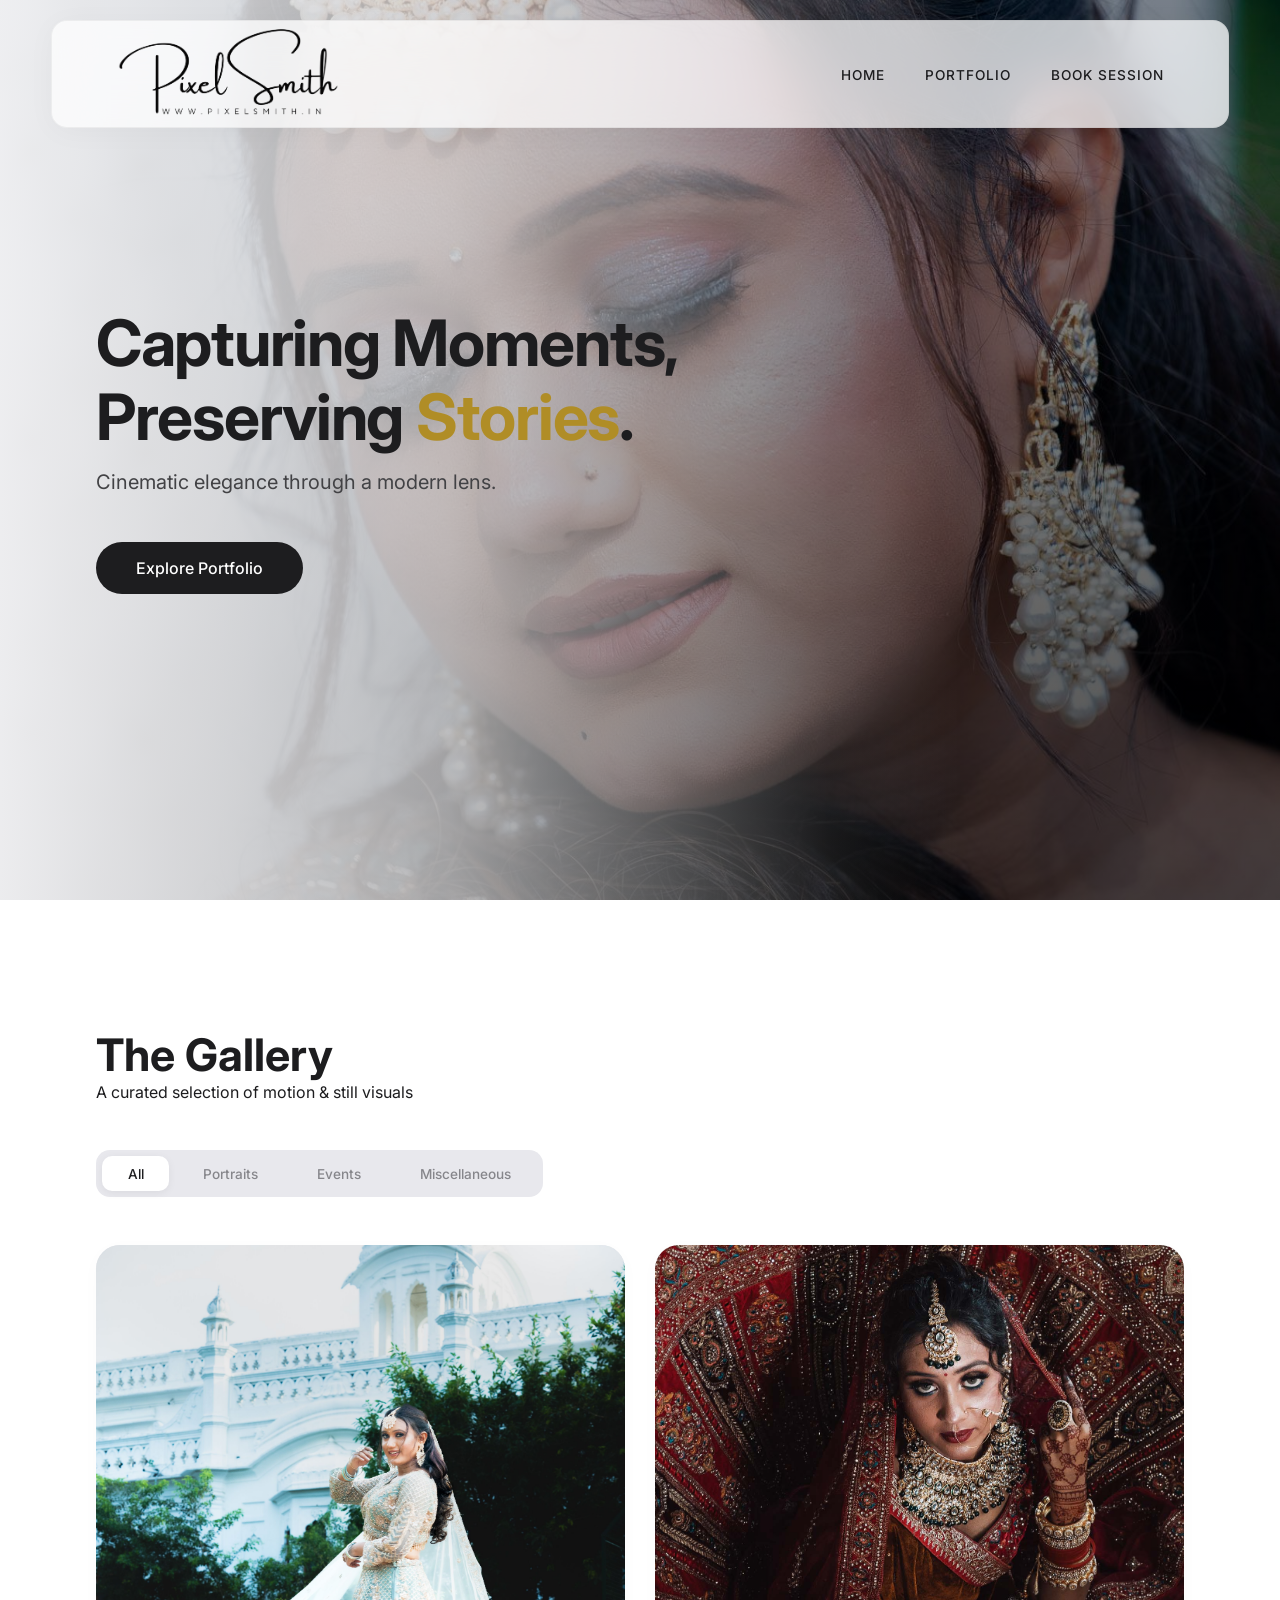
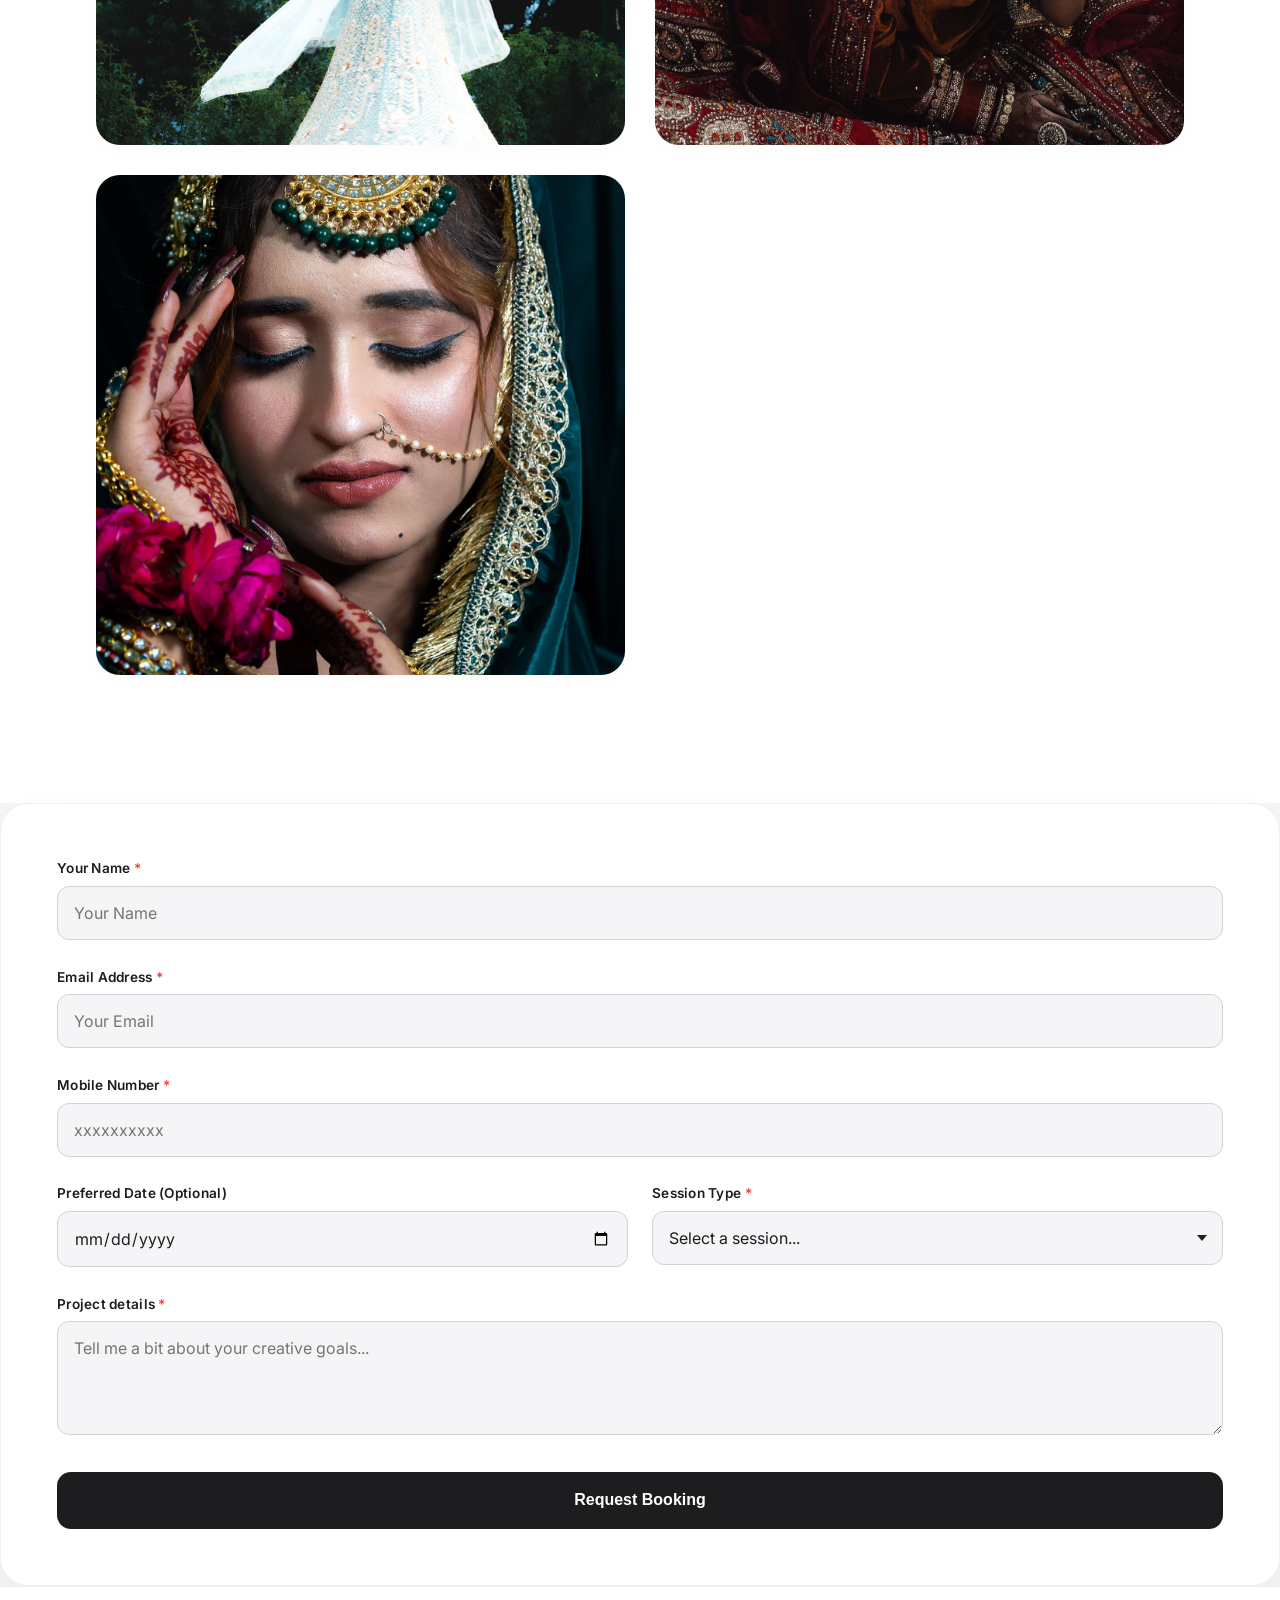
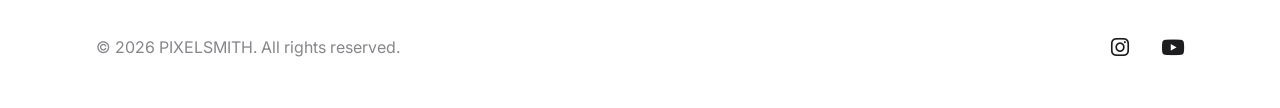
<file: index.html>
<!DOCTYPE html>
<html lang="en">
<head>
    <meta charset="UTF-8">
    <meta name="viewport" content="width=device-width, initial-scale=1.0">
    <title>Pixelsmith | Photography & Cinematography</title>
    <link rel="stylesheet" href="style.css">
    <link rel="stylesheet" href="https://cdnjs.cloudflare.com/ajax/libs/font-awesome/6.4.0/css/all.min.css">
</head>
<body>

    <!-- Modern Glassmorphic Navigation -->
    <nav class="navbar">
    <div class="logo">
        <a href="#home">
            <img src="asset/logod.png" alt="PixelSmith Signature">
        </a>
    </div>
    <ul class="nav-links">
        <li><a href="#home">Home</a></li>
        <li><a href="#gallery">Portfolio</a></li>                             
        <li><a href="#booking">Book Session</a></li>
    </ul>
</nav>

    <!-- Hero Section with Background Slideshow -->
    <section id="home" class="hero">
        <div class="slideshow-container">
            <!-- Placeholders for your best shots (Fades seamlessly) -->
            <div class="slide active" style="background-image: linear-gradient(rgba(0,0,0,0.4), rgba(0,0,0,0.7)), url('asset/portraits/Project1/11.jpg');"></div>
            <div class="slide" style="background-image: linear-gradient(rgba(0,0,0,0.4), rgba(0,0,0,0.7)), url('asset/portraits/Project2/11.jpg');"></div>
            <div class="slide" style="background-image: linear-gradient(rgba(0,0,0,0.4), rgba(0,0,0,0.7)), url('asset/portraits/Project1/1.jpg');"></div>
            <div class="slide" style="background-image: linear-gradient(rgba(0,0,0,0.4), rgba(0,0,0,0.7)), url('asset/portraits/Project3/4.jpg');"></div>
            <div class="slide" style="background-image: linear-gradient(rgba(0,0,0,0.4), rgba(0,0,0,0.7)), url('asset/portraits/Project3/5.jpg');"></div>
            <div class="slide" style="background-image: linear-gradient(rgba(0,0,0,0.4), rgba(0,0,0,0.7)), url('asset/portraits/Project4/8.jpg');"></div>
            <div class="slide" style="background-image: linear-gradient(rgba(0,0,0,0.4), rgba(0,0,0,0.7)), url('asset/portraits/Project3/4.jpg');"></div>
        </div>

        <div class="hero-content">
            <h1>Capturing Moments,<br>Preserving <span>Stories</span>.</h1>
            <p>Cinematic elegance through a modern lens.</p>
            <a href="#gallery" class="btn btn-ios">Explore Portfolio</a>
        </div>
    </section>

    <!-- Gallery Section -->
    <section id="gallery" class="gallery-section">
        <div class="section-title">
            <h2>The Gallery</h2>
            <p>A curated selection of motion & still visuals</p>
        </div>
        
        <div class="gallery-filters">
            <span class="filter-btn active" data-filter="all">All</span>
            <span class="filter-btn" data-filter="portraits">Portraits</span>
            <span class="filter-btn" data-filter="events">Events</span>
            <span class="filter-btn" data-filter="misc">Miscellaneous</span>
        </div>

        <div class="gallery-grid">
    
         <a href="Project.html" class="gallery-item portraits">
            <div class="gallery-slideshow">
                <div class="mini-slide active" style="background-image: url('asset/portraits/Project1/1.jpg');"></div>
                <div class="mini-slide" style="background-image: url('asset/portraits/Project1/3.jpg');"></div>
                <div class="mini-slide" style="background-image: url('asset/portraits/Project1/12.jpg');"></div>
            </div>
            <div class="overlay">
                <span>View All Portraits <i class="fas fa-arrow-right" style="margin-left: 8px;"></i></span>
            </div>
        </a>    

        <!-- Project 2 Link -->
        <a href="Project.html" class="gallery-item portraits">
            <div class="gallery-slideshow">
                <div class="mini-slide active" style="background-image: url('asset/portraits/Project2/2.jpg');"></div>
                <div class="mini-slide" style="background-image: url('asset/portraits/Project2/7.jpg');"></div>
                <div class="mini-slide" style="background-image: url('asset/portraits/Project2/15.jpg');"></div>
            </div>
            <div class="overlay">
                <span>View All Portraits <i class="fas fa-arrow-right" style="margin-left: 8px;"></i></span>
            </div>
        </a>  

         <!-- Project 3 Link -->
        <a href="Project.html" class="gallery-item portraits">
            <div class="gallery-slideshow">
                <div class="mini-slide active" style="background-image: url('asset/portraits/Project3/1.jpg');"></div>
                <div class="mini-slide" style="background-image: url('asset/portraits/Project3/4.jpg');"></div>
                <div class="mini-slide" style="background-image: url('asset/portraits/Project3/2.jpg');"></div>
            </div>
            <div class="overlay">
                <span>View All Portraits <i class="fas fa-arrow-right" style="margin-left: 8px;"></i></span>
            </div>
        </a>  

    <!-- Add additional anchors formatted identically pointing to your future separate files... -->
         </div>
    </section>

    <div id="booking" class="booking-card">
    <form id="appointment-form" class="booking-form">
        <!-- Name Field: Mandatory -->
        <div class="form-group">
            <label for="name">Your Name</label>
            <input type="text" id="name" required placeholder="Your Name">
        </div>
        
        <!-- Email Field: Mandatory + Restricts to correct format -->
        <div class="form-group">
            <label for="email">Email Address</label>
            <input type="email" id="email" required placeholder="Your Email">
        </div>

        <!-- Mobile Number Field: Mandatory + Restricts to exactly 10 digits -->
        <div class="form-group">
            <label for="mobile">Mobile Number</label>
            <input type="tel" id="mobile" required placeholder="xxxxxxxxxx" pattern="[0-9]{10}" title="Please enter a valid 10-digit mobile number">
        </div>

        <div class="form-row">
            <!-- Date Field: OPTIONAL (Excluded from mandatory condition) -->
            <div class="form-group">
                <label for="date">Preferred Date (Optional)</label>
                <input type="date" id="date">
            </div>
            
            <!-- Session Type Dropdown: Mandatory -->
            <div class="form-group">
                <label for="session-type">Session Type</label>
                <select id="session-type" required>
                    <option value="" disabled selected>Select a session...</option>
                    <option value="portrait">Portrait Session</option>
                    <option value="cinematic">Cinematic Videography</option>
                    <option value="event">Event/Wedding</option>
                    <option value="commercial">Commercial/Brand</option>
                </select>
            </div>
        </div>

        <!-- Project Details: Mandatory -->
        <div class="form-group">
            <label for="notes">Project details</label>
            <textarea id="notes" rows="4" required placeholder="Tell me a bit about your creative goals..."></textarea>
        </div>

        <button type="submit" class="btn-ios-submit">Request Booking</button>
    </form>
</div>

    <!-- Footer -->
    <footer>
        <p>&copy; 2026 PIXELSMITH. All rights reserved.</p>
        <div class="social-icons">
            <a href="https://www.instagram.com/pixelsmith.in/"><i class="fab fa-instagram"></i></a>
            <a href="#"><i class="fab fa-youtube"></i></a>
        </div>
    </footer>

    <script src="script.js"></script>
</body>
</html>
</file>
<file: style.css>
@import url('https://fonts.googleapis.com/css2?family=Inter:wght@300;400;500;600&family=SF+Pro+Display:wght@400;600;700&display=swap');

:root {
    --bg-light: #f5f5f7;        /* Crisp iOS backdrop */
    --bg-card: #ffffff;         /* Card panels */
    --accent: #b08d26;          /* Deep rich gold contrast for light mode */
    --glass-bg: rgba(255, 255, 255, 0.65);
    --glass-border: rgba(0, 0, 0, 0.06);
    --text-main: #1d1d1f;       /* Deep Apple dark charcoal text */
    --text-muted: #86868b;     /* Mid gray for captions */
    --input-border: #d2d2d7;    /* Subtle borders */
    --ios-easing: cubic-bezier(0.25, 1, 0.5, 1);
}

* {
    margin: 0;
    padding: 0;
    box-sizing: border-box;
    scroll-behavior: smooth;
}

body {
    background-color: var(--bg-light);
    color: var(--text-main);
    font-family: 'SF Pro Display', 'Inter', -apple-system, sans-serif;
    overflow-x: hidden;
}

/* --- Light Mode Navigation --- */
.navbar {
    display: flex;
    justify-content: space-between;
    align-items: center;
    padding: 0.8rem 4rem; /* Tightened height padding for a sleeker bar */
    position: fixed;
    width: 92%;
    top: 20px;
    left: 4%;
    z-index: 1000;
    background: rgba(255, 255, 255, 0.75); /* Elevated opacity slightly for signature legibility */
    backdrop-filter: blur(25px) saturate(180%);
    -webkit-backdrop-filter: blur(25px) saturate(180%);
    border: 1px solid rgba(0, 0, 0, 0.05);
    border-radius: 16px;
    box-shadow: 0 4px 30px rgba(0, 0, 0, 0.03);
}


.nav-links {
    display: flex;
    list-style: none;
    gap: 2.5rem;
}

.nav-links a {
    color: var(--text-main);
    text-decoration: none;
    font-size: 0.85rem;
    font-weight: 500;
    letter-spacing: 1px;
    text-transform: uppercase;
    transition: color 0.3s;
}

.nav-links a:hover {
    color: var(--accent);
}

/* --- Hero Section Slideshow (With Light Shield) --- */
.hero {
    height: 100vh;
    display: flex;
    align-items: center;
    padding-left: 6rem;
    position: relative;
    overflow: hidden;
}

.slideshow-container {
    position: absolute;
    top: 0; left: 0;
    width: 100%; height: 100%;
    z-index: 1;
}

.slide {
    position: absolute;
    top: 0; left: 0;
    width: 100%; height: 100%;
    background-size: cover;
    background-position: center;
    opacity: 0;
    transform: scale(1.05);
    transition: opacity 1.8s ease-in-out, transform 8s linear;
}

/* A clean, bright semi-transparent overlay to ensure readability over shots */
.slide::after {
    content: '';
    position: absolute;
    top: 0; 
    left: 0; 
    width: 100%; 
    height: 100%;
    /* Strong tint on the left for text, completely clear by 75% width */
    background: linear-gradient(
        to right, 
        rgba(245, 245, 247, 0.95) 0%, 
        rgba(245, 245, 247, 0.65) 35%, 
        rgba(245, 245, 247, 0.1) 65%, 
        rgba(245, 245, 247, 0) 75%
    );
}

.slide.active {
    opacity: 1;
    transform: scale(1);
}

.hero-content {
    z-index: 2;
    max-width: 700px;
}

.hero-content h1 {
    font-size: 4rem;
    font-weight: 700;
    line-height: 1.15;
    margin-bottom: 1rem;
    letter-spacing: -0.02em;
}

.hero-content h1 span {
    color: var(--accent);
}

.hero-content p {
    color: #424245;
    font-size: 1.25rem;
    margin-bottom: 3rem;
}

.btn-ios {
    display: inline-block;
    padding: 1rem 2.5rem;
    background: var(--text-main);
    color: var(--bg-card);
    text-decoration: none;
    border-radius: 30px;
    font-weight: 500;
    transition: transform 0.4s var(--ios-easing), background-color 0.4s;
}

.btn-ios:hover {
    transform: scale(1.03) translateY(-2px);
    background: #424245;
}

/* --- Gallery Portfolio Section --- */
.gallery-section {
    padding: 8rem 6rem;
    background: var(--bg-card);
}

.section-title h2 {
    font-size: 2.8rem;
    font-weight: 700;
}

.gallery-filters {
    display: flex;
    margin: 3rem 0;
    gap: 0.5rem;
    background: #e8e8ed;
    padding: 6px;
    border-radius: 14px;
    width: max-content;
}

.filter-btn {
    cursor: pointer;
    padding: 0.6rem 1.6rem;
    font-size: 0.85rem;
    font-weight: 500;
    border-radius: 10px;
    color: var(--text-muted);
    transition: all 0.3s var(--ios-easing);
}

.filter-btn.active, .filter-btn:hover {
    background: var(--bg-card);
    color: var(--text-main);
    box-shadow: 0 2px 8px rgba(0,0,0,0.06);
}

.gallery-grid {
    display: grid;
    grid-template-columns: repeat(auto-fill, minmax(380px, 1fr));
    grid-gap: 30px;
}

.gallery-item {
    position: relative;
    border-radius: 24px;
    overflow: hidden;
    height: 500px;
    background: #e8e8ed;
    box-shadow: 0 4px 20px rgba(0,0,0,0.02);
}

.gallery-item img {
    width: 100%; height: 100%;
    object-fit: cover;
}

.gallery-item .overlay {
    position: absolute;
    bottom: 0; left: 0; width: 100%; height: 100%;
    background: linear-gradient(to top, rgba(0,0,0,0.6) 0%, transparent 50%);
    opacity: 0;
    display: flex;
    align-items: flex-end;
    padding: 2.5rem;
    transition: opacity 0.4s ease;
}

.gallery-item:hover .overlay {
    opacity: 1;
}

.gallery-item .overlay span {
    color: #fff;
    font-weight: 500;
}

/* --- Booking Section (FIXED LABELS AND INPUTS COLLAPSE FROM image_3273df.png) --- */
.booking-section {
    padding: 8rem 6rem;
    display: flex;
    justify-content: center;
    align-items: center;
    background: var(--bg-light);
}

.booking-container {
    max-width: 1200px;
    width: 100%;
    margin: 0 auto;
    display: grid;
    grid-template-columns: 1fr 1.2fr;
    gap: 5rem;
    align-items: center;
}

.booking-info h2 {
    font-size: 3rem;
    font-weight: 700;
    line-height: 1.2;
    margin-bottom: 2rem;
}

.booking-info p {
    color: var(--text-muted);
    line-height: 1.6;
    margin-bottom: 2.5rem;
}

.contact-details p {
    margin-bottom: 1rem;
    font-size: 1.1rem;
}

.contact-details i {
    color: var(--accent);
    margin-right: 12px;
}

/* Form Container Repair */
.booking-card {
    background: var(--bg-card);
    border: 1px solid var(--glass-border);
    padding: 3.5rem;
    border-radius: 28px;
    box-shadow: 0 20px 50px rgba(0, 0, 0, 0.04);
    width: 100%;
}

.booking-form {
    display: flex;
    flex-direction: column;
    gap: 1.8rem; /* Uniform spacing */
}

/* Enforcing clear stack to fix alignment crash */
.form-group {
    display: flex;
    flex-direction: column;
    align-items: flex-start;
    width: 100%;
    gap: 0.6rem; 
}

.form-row {
    display: grid;
    grid-template-columns: 1fr 1fr;
    gap: 1.5rem;
    width: 100%;
}

label {
    font-size: 0.85rem;
    font-weight: 600;
    letter-spacing: 0.02em;
    color: var(--text-main);
}

/* Layout repair blocks making fields expand fully instead of shrinking to text scale */
input, select, textarea {
    width: 100%; 
    background: #f5f5f7;
    border: 1px solid var(--input-border);
    border-radius: 12px;
    padding: 1rem;
    color: var(--text-main);
    font-family: inherit;
    font-size: 1rem;
    transition: all 0.3s;
    appearance: none; /* Modern resets for dropdown boxes */
    -webkit-appearance: none;
}

select {
    background-image: url("data:image/svg+xml;utf8,<svg xmlns='http://www.w3.org/2000/svg' width='10' height='6' viewBox='0 0 10 6'><path fill='%231d1d1f' d='M0 0h10L5 6z'/></svg>");
    background-repeat: no-repeat;
    background-position: right 15px center;
    padding-right: 40px;
}

input:focus, select:focus, textarea:focus {
    outline: none;
    background: var(--bg-card);
    border-color: var(--text-main);
    box-shadow: 0 0 0 4px rgba(0,0,0,0.04);
}

.btn-ios-submit {
    width: 100%;
    background: var(--text-main);
    color: var(--bg-card);
    font-weight: 600;
    border: none;
    border-radius: 14px;
    padding: 1.2rem;
    cursor: pointer;
    font-size: 1rem;
    transition: background-color 0.3s;
    margin-top: 0.5rem;
}

.btn-ios-submit:hover {
    background: #424245;
}

/* --- Footer --- */
footer {
    padding: 3rem 6rem;
    display: flex;
    justify-content: space-between;
    align-items: center;
    background: var(--bg-card);
    border-top: 1px solid var(--glass-border);
}

footer p {
    color: var(--text-muted);
}

.social-icons {
    display: flex;
    gap: 2rem;
}

.social-icons a {
    color: var(--text-main);
    font-size: 1.3rem;
    transition: color 0.3s;
}

.social-icons a:hover {
    color: var(--accent);
}

@media (max-width: 768px) {
    .navbar { width: 94%; left: 3%; padding: 1rem; }
    .hero { padding-left: 2rem; }
    .hero-content h1 { font-size: 2.8rem; }
    .gallery-section, .booking-section { padding: 4rem 2rem; }
    .booking-container { grid-template-columns: 1fr; gap: 3rem; }
    .form-row { grid-template-columns: 1fr; gap: 1.8rem; }
    footer { flex-direction: column; gap: 1.5rem; text-align: center; }
}

/* Real-time iOS style validation colors */
input:focus:invalid, textarea:focus:invalid {
    border-color: #ff3b30; /* Soft iOS Red for errors */
    box-shadow: 0 0 0 4px rgba(255, 59, 48, 0.08);
}

/* Optional styling for a small asterisk next to labels to indicate mandatory status */
label[for="name"]::after,
label[for="email"]::after,
label[for="mobile"]::after,
label[for="session-type"]::after,
label[for="notes"]::after {
    content: " *";
    color: #ff3b30;
}

/* --- Nested Portfolio Gallery Slideshow --- */
.gallery-slideshow {
    position: absolute;
    top: 0;
    left: 0;
    width: 100%;
    height: 100%;
    z-index: 1;
}

.mini-slide {
    position: absolute;
    top: 0;
    left: 0;
    width: 100%;
    height: 100%;
    background-size: cover;
    background-position: center;
    opacity: 0;
    transform: scale(1.03);
    transition: opacity 1.2s cubic-bezier(0.25, 1, 0.5, 1), transform 1.2s cubic-bezier(0.25, 1, 0.5, 1);
}

.mini-slide.active {
    opacity: 1;
    transform: scale(1);
}

/* Ensure overlay stays cleanly layered on top of the mini slideshow */
.gallery-item .overlay {
    z-index: 2;
}

/* --- Logo Asset Layout Tuning --- */
.logo {
    display: flex;
    align-items: center;
    width: 280px;         /* Give it plenty of horizontal layout space */
    height: 80px;         /* Height limit baseline */
    overflow: visible;    /* CRITICAL: Allows the zoomed logo to pop out of its bounding box */
    position: relative;
}

.logo img {
    height: 220px;        /* Blow up the container size to fight the dead canvas space */
    width: auto;          /* Keep proportions completely locked */
    object-fit: contain; 
    
    /* Crop & Scale Engine */
    transform: scale(1.2); /* Amplifies the internal pixels directly */
    transform-origin: left center;
    
    /* Pulls the image up and left to strip away the giant empty invisible border padding */
    margin-top: 6.5px;     
    margin-left: -20px;   
    
    filter: brightness(0.15); /* Ensures the ultra-thin lines turn crisp dark charcoal */
    transition: transform 0.3s var(--ios-easing);
}

.logo img:hover {
    transform: scale(1.5); /* Subtle smooth micro-pop when hovered */
}

/* --- Portrait Sub-Page Editorial Layout --- */
body.sub-page {
    padding-top: 140px; /* Gives plenty of room under the floating navbar */
    background-color: #ffffff; /* Pristine editorial white */
}

.project-header {
    padding: 4rem 6rem 2rem 6rem;
    max-width: 1200px;
    margin: 0 auto;
}

.back-link {
    display: inline-flex;
    align-items: center;
    gap: 8px;
    color: var(--text-muted);
    text-decoration: none;
    font-size: 0.9rem;
    font-weight: 500;
    margin-bottom: 1.5rem;
    transition: color 0.3s;
}

.back-link:hover {
    color: var(--text-main);
}

.project-header h1 {
    font-size: 3.5rem;
    font-weight: 700;
    letter-spacing: -0.02em;
    color: var(--text-main);
    margin-bottom: 0.5rem;
}

.project-meta {
    font-size: 0.9rem;
    text-transform: uppercase;
    letter-spacing: 2px;
    color: var(--accent);
    font-weight: 600;
    margin-bottom: 2rem;
}

.project-description {
    font-size: 1.15rem;
    line-height: 1.6;
    color: #424245;
    max-width: 700px;
}

/* --- High-End Multi-Aspect Photo Grid --- */
.project-showcase {
    padding: 2rem 6rem 6rem 6rem;
    max-width: 1200px;
    margin: 0 auto;
}

/* 2-Column CSS Grid that handles masonry cleanly */
.showcase-grid {
    display: grid;
    grid-template-columns: repeat(2, 1fr);
    grid-gap: 40px;
    align-items: start;
}

.showcase-item {
    display: flex;
    flex-direction: column;
    gap: 12px;
    width: 100%;
}

/* Vertical / Portrait image boxes */
.showcase-item.vertical img {
    width: 100%;
    height: auto;
    aspect-ratio: 2 / 3; /* Matches standard camera sensor orientation */
    object-fit: cover;
    border-radius: 16px;
    box-shadow: 0 4px 30px rgba(0,0,0,0.02);
}

/* Horizontal / Landscape image boxes span across columns if needed or fit cleanly */
.showcase-item.horizontal img {
    width: 100%;
    height: auto;
    aspect-ratio: 3 / 2;
    object-fit: cover;
    border-radius: 16px;
    box-shadow: 0 4px 30px rgba(0,0,0,0.02);
}

.image-caption {
    font-size: 0.85rem;
    font-weight: 500;
    letter-spacing: 0.05em;
    color: var(--text-muted);
    text-transform: uppercase;
}

/* --- Bottom Call To Action Banner --- */
.project-cta {
    padding: 6rem 2rem;
    text-align: center;
    background: #f5f5f7;
    border-top: 1px solid rgba(0,0,0,0.05);
}

.project-cta h2 {
    font-size: 2.5rem;
    font-weight: 700;
    margin-bottom: 0.5rem;
}

.project-cta p {
    color: var(--text-muted);
    font-size: 1.1rem;
    margin-bottom: 2.5rem;
}

/* --- Fluid iOS Page Load Animation --- */
.animate-up {
    animation: iosSlideUp 1s cubic-bezier(0.25, 1, 0.5, 1) forwards;
}

@keyframes iosSlideUp {
    0% {
        opacity: 0;
        transform: translateY(40px);
    }
    100% {
        opacity: 1;
        transform: translateY(0);
    }
}

/* Responsive adjustment for clean mobile stacking */
@media (max-width: 768px) {
    .project-header, .project-showcase { padding: 2rem; }
    .project-header h1 { font-size: 2.5rem; }
    .showcase-grid { grid-template-columns: 1fr; grid-gap: 30px; }
}

/* --- High-End Editorial Grid Layout --- */
.editorial-grid {
    display: grid;
    grid-template-columns: repeat(2, 1fr);
    grid-gap: 50px;
    align-items: start;
}

/* Base style for every gallery photo container */
.grid-item {
    display: flex;
    flex-direction: column;
    gap: 12px;
    width: 100%;
}

.grid-item img {
    width: 100%;
    height: auto;
    object-fit: cover;
    border-radius: 20px;
    cursor: pointer;
    box-shadow: 0 10px 40px rgba(0,0,0,0.02);
    transition: transform 0.5s var(--ios-easing), box-shadow 0.5s;
}

/* Subtle modern scale lift on hover */
.grid-item img:hover {
    transform: scale(1.015) translateY(-2px);
    box-shadow: 0 20px 50px rgba(0,0,0,0.06);
}

/* Specific framing ratios */
.grid-item.vertical img { aspect-ratio: 2 / 3; }
.grid-item.horizontal img { aspect-ratio: 3 / 2; }

/* Forces an image to beautifully occupy both columns completely */
.grid-item.row-wide {
    grid-column: span 2;
}

.grid-item.row-wide img {
    aspect-ratio: 16 / 9; /* Cinematic widescreen aspect ratio */
}

/* --- Premium iOS Glassmorphic Lightbox Overlay --- */
.lightbox {
    display: none; /* Hidden by default */
    position: fixed;
    z-index: 2000; /* Stacks way above nav bar */
    top: 0; left: 0;
    width: 100%; height: 100%;
    background-color: rgba(255, 255, 255, 0.88); /* Clean crisp light backdrop focus */
    backdrop-filter: blur(25px);
    -webkit-backdrop-filter: blur(25px);
    align-items: center;
    justify-content: center;
    flex-direction: column;
    padding: 4rem;
    cursor: zoom-out;
    animation: iosFadeIn 0.4s var(--ios-easing);
}

.lightbox-content {
    max-width: 90%;
    max-height: 80vh;
    object-fit: contain;
    border-radius: 12px;
    box-shadow: 0 30px 70px rgba(0,0,0,0.12);
    animation: iosZoomIn 0.5s cubic-bezier(0.16, 1, 0.3, 1); /* Springs outward cleanly */
}

.lightbox-caption-text {
    margin-top: 20px;
    font-size: 0.9rem;
    font-weight: 500;
    letter-spacing: 1px;
    text-transform: uppercase;
    color: var(--text-main);
}

/* Elegant minimalist exit cross icon */
.lightbox-close {
    position: absolute;
    top: 30px; right: 40px;
    color: var(--text-main);
    font-size: 2.5rem;
    font-weight: 300;
    cursor: pointer;
    transition: opacity 0.2s;
}

.lightbox-close:hover { opacity: 0.6; }

/* Lightbox Spring Animations */
@keyframes iosFadeIn {
    from { opacity: 0; }
    to { opacity: 1; }
}
@keyframes iosZoomIn {
    from { transform: scale(0.92); opacity: 0; }
    to { transform: scale(1); opacity: 1; }
}

/* Clean single-column layout on smaller screens */
@media (max-width: 768px) {
    .editorial-grid { grid-template-columns: 1fr; grid-gap: 35px; }
    .grid-item.row-wide { grid-column: span 1; }
    .grid-item.vertical { margin-top: 0 !important; } /* Clear vertical offsets on mobile */
    .lightbox { padding: 1.5rem; }
}

/*Project page CSS

/* --- Expandable Project Gallery Layout --- */
.accordion-gallery-section {
    padding: 2rem 6rem 6rem 6rem;
    max-width: 1200px;
    margin: 0 auto;
    display: flex;
    flex-direction: column;
    gap: 3rem; /* Space between different project rows */
}

.accordion-item {
    display: flex;
    flex-direction: column;
    width: 100%;
}

/* Clickable Thumbnail Row */
.project-thumb {
    position: relative;
    width: 100%;
    height: 350px;
    border-radius: 24px;
    overflow: hidden;
    cursor: pointer;
    background: #e8e8ed;
    box-shadow: 0 4px 20px rgba(0,0,0,0.02);
    transition: transform 0.4s var(--ios-easing), box-shadow 0.4s;
}

.project-thumb:hover {
    transform: scale(1.01);
    box-shadow: 0 10px 30px rgba(0,0,0,0.06);
}

.project-thumb img {
    width: 100%;
    height: 100%;
    object-fit: cover;
}

/* Dark gradient overlay for title legibility */
.project-thumb .overlay {
    position: absolute;
    bottom: 0; left: 0; width: 100%; height: 100%;
    background: linear-gradient(to top, rgba(0,0,0,0.7) 0%, transparent 60%);
    display: flex;
    align-items: flex-end;
    padding: 2.5rem;
    color: #fff;
    font-size: 1.5rem;
    font-weight: 600;
}

.project-thumb .overlay i {
    transition: transform 0.4s var(--ios-easing);
}

/* Rotates the arrow when the item is expanded */
.accordion-item.active .project-thumb .overlay i {
    transform: rotate(180deg);
}

/* The Expanding Container */
.expanded-photos {
    max-height: 0;
    overflow: hidden;
    opacity: 0;
    transition: max-height 0.6s var(--ios-easing), opacity 0.4s ease, margin-top 0.4s ease;
}

.expanded-photos.open {
    max-height: 3000px; /* Allows enough room for the photo grid to drop down */
    opacity: 1;
    margin-top: 1.5rem; /* Adds breathing room between cover and inner photos */
}

/* --- Inner Masonry Layout for the revealed photos --- */
.expanded-grid {
    column-count: 3; /* Creates 3 vertical columns */
    column-gap: 20px; /* Spacing between the columns */
    width: 100%;
}

.expanded-grid img {
    width: 100%;
    height: auto; /* CRITICAL: Lets the image dictate its natural height */
    margin-bottom: 20px; /* Vertical spacing between stacked images */
    display: block; /* Removes baseline ghost padding */
    border-radius: 16px;
    cursor: zoom-in; /* Hooks into your existing lightbox logic [cite: 97] */
    transition: transform 0.3s var(--ios-easing);
    
    /* Prevents an image from being sliced in half across columns */
    break-inside: avoid;
    -webkit-column-break-inside: avoid; 
}

.expanded-grid img:hover {
    transform: translateY(-3px);
}

/* Mobile Adjustments for Masonry */
@media (max-width: 1024px) {
    .expanded-grid {
        column-count: 2; /* 2 columns on tablets */
    }
}

@media (max-width: 768px) {
    .expanded-grid {
        column-count: 1; /* 1 clean stack on mobile */
    }
    /* Update your existing mobile media query to remove the fixed 200px height [cite: 100] */
    .expanded-grid img { 
        height: auto; 
    }
}

/* Mobile Adjustments */
@media (max-width: 768px) {
    .accordion-gallery-section { padding: 2rem; gap: 2rem; }
    .project-thumb { height: 250px; }
    .project-thumb .overlay { font-size: 1.2rem; padding: 1.5rem; }
    .expanded-grid img { height: 200px; }
}
</file>
